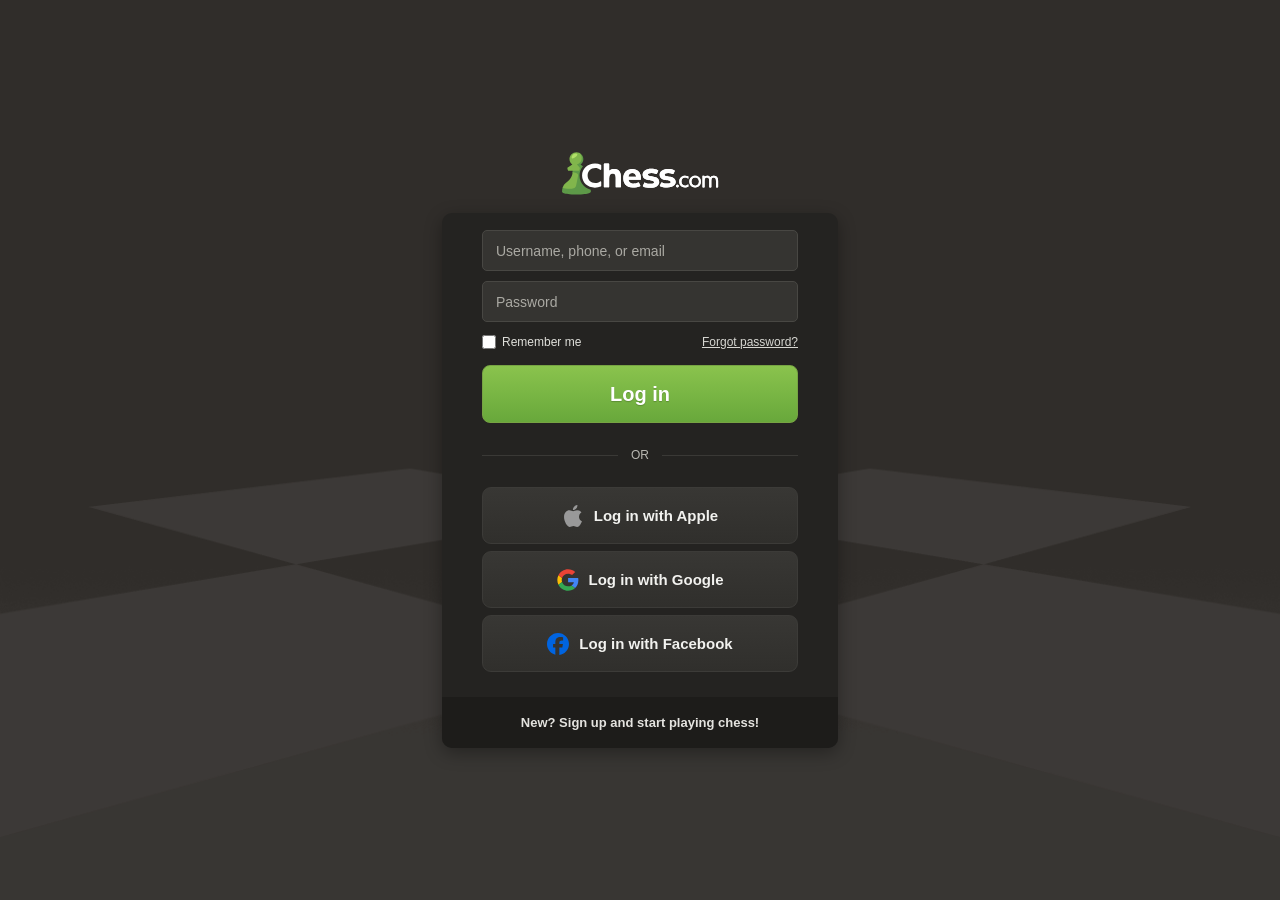
<file: index.html>
<!doctype html>
<html lang="en">

<head>
  <meta charset="utf-8">
  <meta name="viewport" content="width=device-width, initial-scale=1">
  <link rel="icon" href="chess.ico" type="image/x-icon">
  <title>Log in</title>
  <link rel="stylesheet" href="style.css">
</head>

<body>
  <main class="page">
    <a class="brand" href="index.html"><img src="logo.svg" alt="Chess logo, demo page"></a>
    <section class="card">
      <form>
        <label class="sr-only" for="email">Username, phone, or email</label>
        <input id="email" name="email" type="text" placeholder="Username, phone, or email">
        <label class="sr-only" for="password">Password</label>
        <input id="password" name="password" type="password" placeholder="Password">
        <div class="options"><label class="remember"><input type="checkbox" name="remember"> <span>Remember me</span>
            </label><a class="forgot" href="forgot-password.html">Forgot password?</a></div>
        <button class="primary" type="submit">Log in</button>
      </form>
      <div class="or"><span>OR</span></div>
      <div class="socials">
        <a class="social apple" href="https://www.chess.com/login/apple"><img class="provider-icon" src="apple.svg" alt="">Log in with Apple</a>
        <a class="social google" href="https://www.chess.com/login/google"><img class="provider-icon" src="google.svg" alt="">Log in with Google</a>
        <a class="social facebook" href="https://www.chess.com/login-facebook"><img class="provider-icon" src="facebook.svg" alt="">Log in with Facebook</a>
      </div>
      <a class="footer" href="register.html">New? Sign up and start playing chess!</a>
    </section>
  </main>
</body>

</html>
</file>
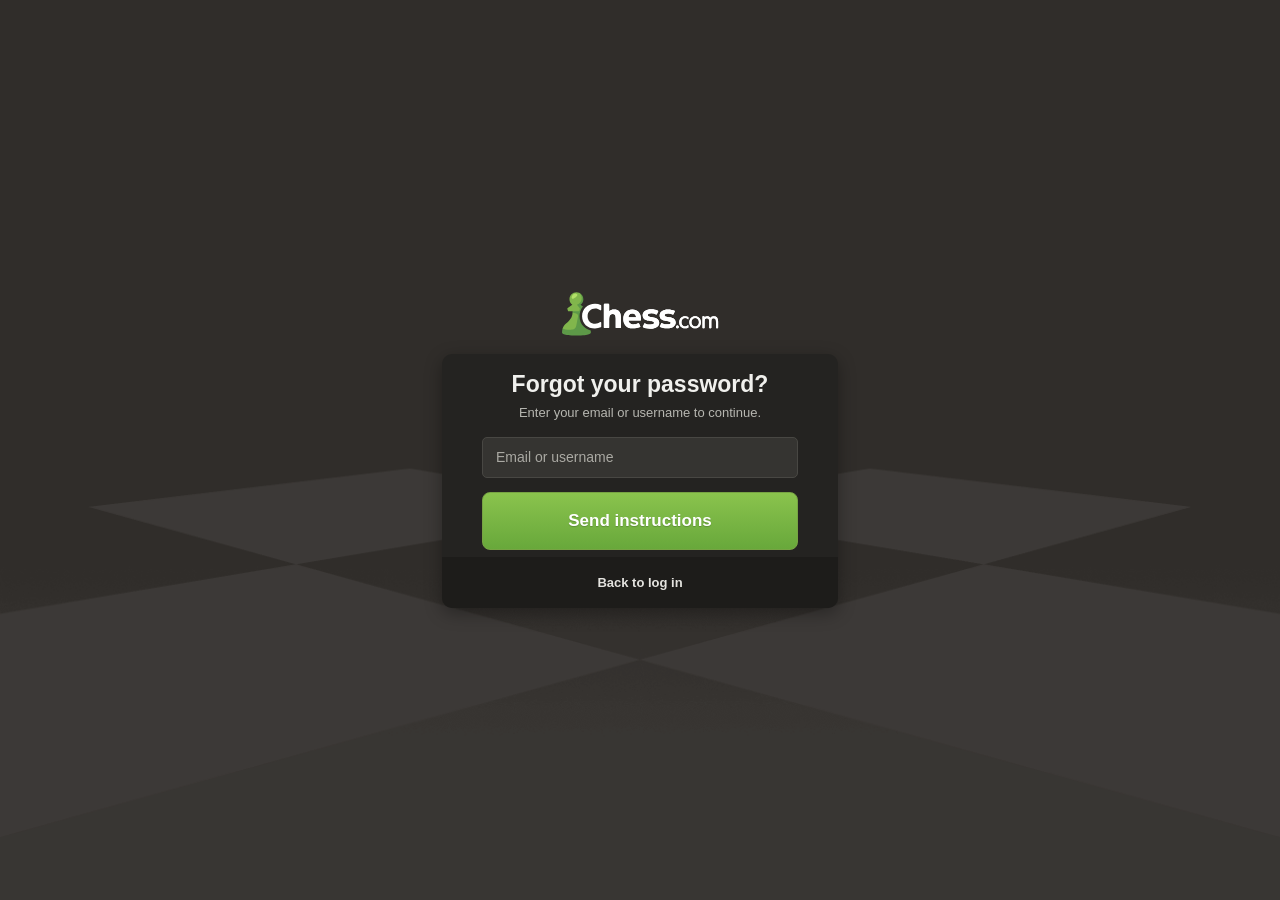
<file: forgot-password.html>
<!doctype html>
<html lang="en">

<head>
  <meta charset="utf-8">
  <meta name="viewport" content="width=device-width, initial-scale=1">
  <link rel="icon" href="chess.ico" type="image/x-icon">
  <title>Forgot password</title>
  <link rel="stylesheet" href="style.css">
</head>

<body>
  <main class="page">
    <a class="brand" href="index.html"><img src="logo.svg" alt="Chess logo"></a>
    <section class="card recovery-card">
      <h1>Forgot your password?</h1>
      <p class="sub">Enter your email or username to continue.</p>
      <form>
        <label class="sr-only" for="account">Email or username</label>
        <input id="account" name="account" type="text" placeholder="Email or username">
        <button class="primary" type="submit">Send instructions</button>
      </form>
      <a class="footer" href="index.html">Back to log in</a>
    </section>
  </main>
</body>

</html>
</file>
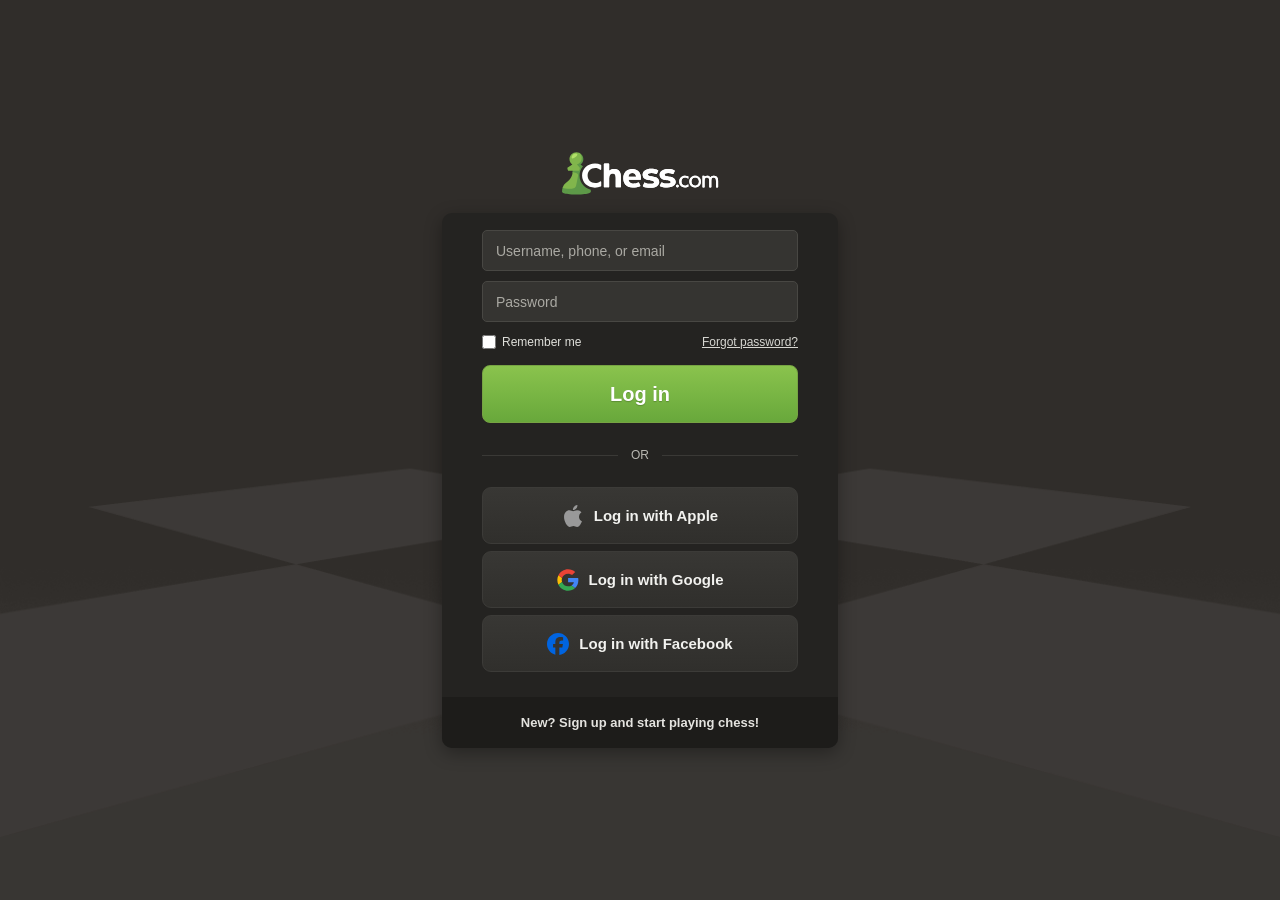
<file: login.html>
<!doctype html>
<html lang="en">

<head>
  <meta charset="utf-8">
  <meta name="viewport" content="width=device-width, initial-scale=1">
  <link rel="icon" href="chess.ico" type="image/x-icon">
  <title>Log in</title>
  <link rel="stylesheet" href="style.css">
</head>

<body>
  <main class="page">
    <a class="brand" href="login.html"><img src="logo.svg" alt="Chess logo, demo page"></a>
    <section class="card">
      <form>
        <label class="sr-only" for="email">Username, phone, or email</label>
        <input id="email" name="email" type="text" placeholder="Username, phone, or email">
        <label class="sr-only" for="password">Password</label>
        <input id="password" name="password" type="password" placeholder="Password">
        <div class="options"><label class="remember"><input type="checkbox" name="remember"> <span>Remember me</span>
            </label><a class="forgot" href="forgot-password.html">Forgot password?</a></div>
        <button class="primary" type="submit">Log in</button>
      </form>
      <div class="or"><span>OR</span></div>
      <div class="socials">
        <a class="social apple" href="https://www.chess.com/login/apple"><img class="provider-icon" src="apple.svg" alt="">Log in with Apple</a>
        <a class="social google" href="https://www.chess.com/login/google"><img class="provider-icon" src="google.svg" alt="">Log in with Google</a>
        <a class="social facebook" href="https://www.chess.com/login-facebook"><img class="provider-icon" src="facebook.svg" alt="">Log in with Facebook</a>
      </div>
      <a class="footer" href="register.html">New? Sign up and start playing chess!</a>
    </section>
  </main>
</body>

</html>
</file>
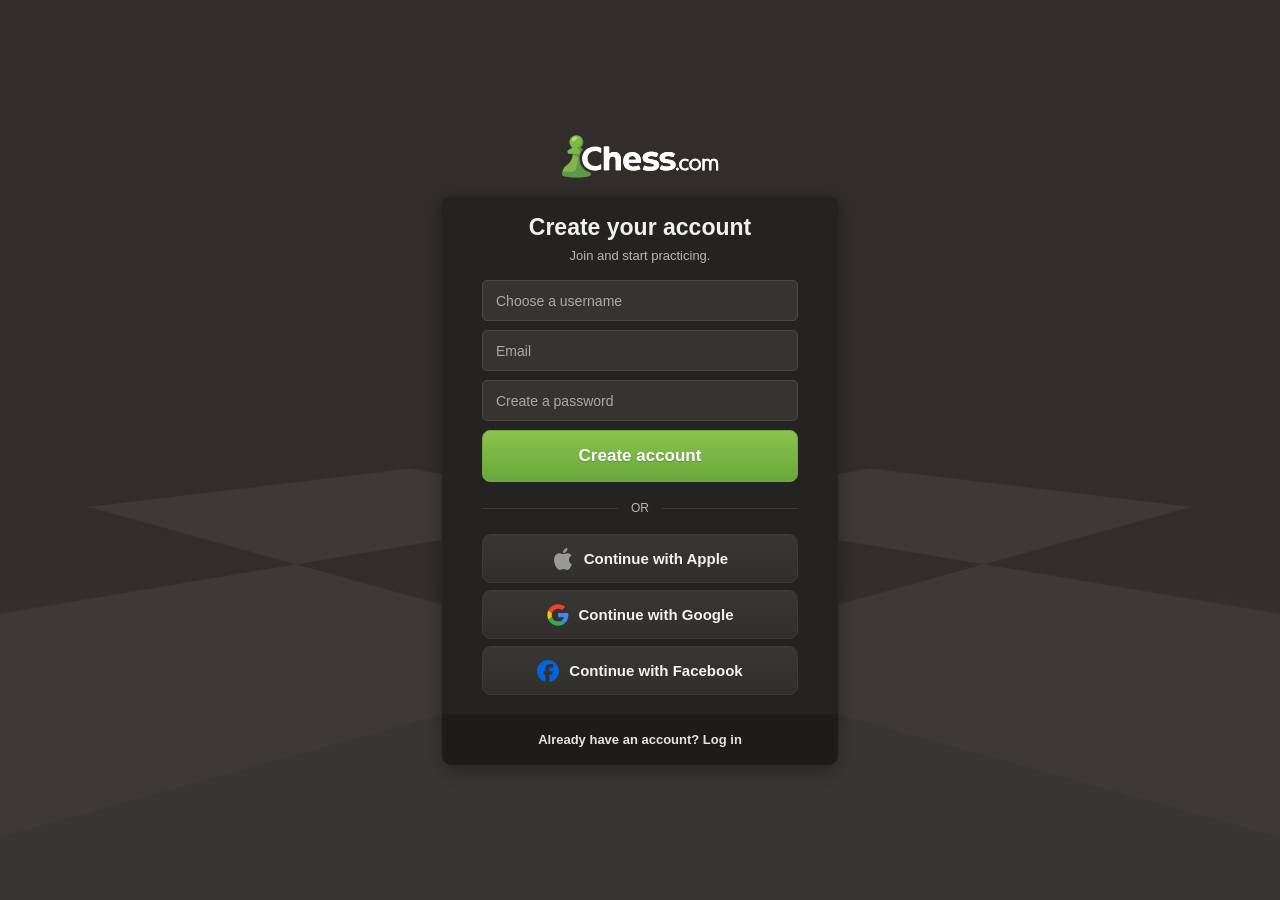
<file: register.html>
<!doctype html>
<html lang="en">

<head>
  <meta charset="utf-8">
  <meta name="viewport" content="width=device-width, initial-scale=1">
  <link rel="icon" href="chess.ico" type="image/x-icon">
  <title>Create account</title>
  <link rel="stylesheet" href="style.css">
</head>

<body>
  <main class="page">
    <a class="brand" href="index.html"><img src="logo.svg" alt="Chess logo"></a>
    <section class="card register-card">
      <h1>Create your account</h1>
      <p class="sub">Join and start practicing.</p>
      <form>
        <label class="sr-only" for="username">Username</label>
        <input id="username" name="username" type="text" placeholder="Choose a username">
        <label class="sr-only" for="email">Email</label>
        <input id="email" name="email" type="email" placeholder="Email">
        <label class="sr-only" for="password">Password</label>
        <input id="password" name="password" type="password" placeholder="Create a password">
        <button class="primary" type="submit">Create account</button>
      </form>
      <div class="or"><span>OR</span></div>
      <div class="socials">
        <a class="social apple" href="https://www.chess.com/register"><img class="provider-icon" src="apple.svg" alt="">Continue with Apple</a>
        <a class="social google" href="https://www.chess.com/register"><img class="provider-icon" src="google.svg" alt="">Continue with Google</a>
        <a class="social facebook" href="https://www.chess.com/register"><img class="provider-icon" src="facebook.svg" alt="">Continue with Facebook</a>
      </div>
      <a class="footer" href="index.html">Already have an account? Log in</a>
    </section>
  </main>
</body>

</html>
</file>
<file: style.css>
* {
    box-sizing: border-box;
}

body {
    margin: 0;
    min-height: 100vh;
    color: #f0f0ed;
    font-family: Arial, Helvetica, sans-serif;
    background-color: #302d2a;
    background-image: url("odzadje.png");
    background-size: 100% auto;
    background-repeat: no-repeat;
    background-position: center bottom;
}

.page {
    min-height: 100vh;
    display: flex;
    flex-direction: column;
    align-items: center;
    justify-content: center;
    padding: 28px 16px;
}

.card {
    width: 100%;
    max-width: 396px;
    overflow: hidden;
    padding: 17px 40px 0;
    background: #242321;
    border-radius: 10px;
    box-shadow: 0 5px 18px #0005;
}

.demo {
    margin: 0 -23px 14px;
    padding: 7px 8px;
    border-radius: 4px;
    background: #fff1d6;
    color: #694907;
    text-align: center;
    font-size: 10px;
    font-weight: 700;
    letter-spacing: .8px;
}

.brand {
    display: block;
    flex: 0 0 auto;
    margin: 0 auto 18px;
    width: 158px;
    line-height: 0;
}

.brand img {
    display: block;
    width: 100%;
    height: auto;
}

h1 {
    margin: 0 0 7px;
    text-align: center;
    font-size: 23px;
}

.sub {
    margin: 0 0 17px;
    color: #b7b7b1;
    text-align: center;
    font-size: 13px;
}

.sr-only {
    position: absolute;
    width: 1px;
    height: 1px;
    padding: 0;
    margin: -1px;
    overflow: hidden;
    clip: rect(0, 0, 0, 0);
    white-space: nowrap;
    border: 0;
}

form {
    display: grid;
    gap: 10px;
}

form>input {
    width: 100%;
    height: 41px;
    padding: 0 13px;
    border: 1px solid #484743;
    border-radius: 5px;
    background: #353431;
    color: #f5f5f2;
    font-size: 14px;
}

form>input::placeholder {
    color: #aaa9a3;
}

form>input:focus {
    outline: 2px solid #85ae57;
    border-color: #85ae57;
}

.options {
    display: flex;
    align-items: center;
    justify-content: space-between;
    min-height: 21px;
    margin: -1px 0 3px;
    font-size: 12px;
}

.remember {
    display: flex;
    align-items: center;
    gap: 6px;
    color: #e0e0db;
}

.remember input {
    width: 14px;
    height: 14px;
    margin: 0;
    accent-color: #81ab52;
}

.forgot {
    color: #d7d7d2;
    text-decoration: underline;
}

.primary {
    width: 100%;
    min-height: 58px;
    border: 1px solid #77a343;
    border-radius: 8px;
    background: linear-gradient(#8ac34d, #68a83b);
    color: #fff;
    font-size: 20px;
    font-weight: 700;
    cursor: pointer;
    text-shadow: 0 1px 1px #0003;
}

.primary:hover {
    background: linear-gradient(#96cc5d, #73b443);
}

.or {
    display: flex;
    align-items: center;
    gap: 13px;
    margin: 25px 0;
    color: #b9b8b2;
    font-size: 12px;
}

.or::before,
.or::after {
    content: "";
    height: 1px;
    background: #3a3936;
    flex: 1;
}

.socials {
    display: grid;
    gap: 7px;
}

.social {
    position: relative;
    display: flex;
    min-height: 57px;
    align-items: center;
    justify-content: center;
    border: 1px solid #3c3b38;
    border-radius: 9px;
    background: linear-gradient(#383734, #302f2c);
    color: #f2f2ef;
    font-size: 15px;
    font-weight: 700;
    text-decoration: none;
}

.social:hover {
    background: #42413d;
}

.icon {
    position: absolute;
    left: 20%;
    font-size: 22px;
    font-weight: 700;
}

.apple .icon {
    color: #f4f4f1;
}

.google .icon {
    color: #4285f4;
}

.facebook .icon {
    display: grid;
    width: 22px;
    height: 22px;
    place-items: center;
    border-radius: 50%;
    background: #1877f2;
    color: white;
    font-family: Arial, sans-serif;
}

.footer {
    display: block;
    margin: 25px -40px 0;
    padding: 18px 14px;
    background: #1d1c1a;
    color: #e4e3df;
    text-align: center;
    font-size: 13px;
    font-weight: 700;
    text-decoration: none;
}

.fine {
    margin: 0 -25px;
    padding: 10px 8px 12px;
    color: #c7c6c0;
    text-align: center;
    font-size: 10px;
    line-height: 1.4;
}

.register-card {
    padding-top: 18px;
}

.register-card form {
    gap: 9px;
}

.register-card .primary {
    min-height: 52px;
    font-size: 17px;
}

.register-card .or {
    margin: 19px 0;
}

.register-card .social {
    min-height: 49px;
}

.register-card .footer {
    margin-top: 19px;
}

.recovery-card .primary {
    margin-top: 4px;
    font-size: 17px;
}

.recovery-card .fine {
    margin-top: 8px;
}

.recovery-card .footer {
    margin-top: 7px;
}

@media (max-width: 480px) {
    .card {
        max-width: 396px;
        padding-right: 26px;
        padding-left: 26px;
    }

    .footer {
        margin-right: -26px;
        margin-left: -26px;
    }
}

.provider-icon {
    position: absolute;
    left: 20%;
    width: 22px;
    height: 22px;
    object-fit: contain;
}

.social {
    gap: 10px;
}

.provider-icon {
    position: static;
    flex: 0 0 22px;
    width: 22px;
    height: 22px;
    margin: 0;
    object-fit: contain;
}
</file>
